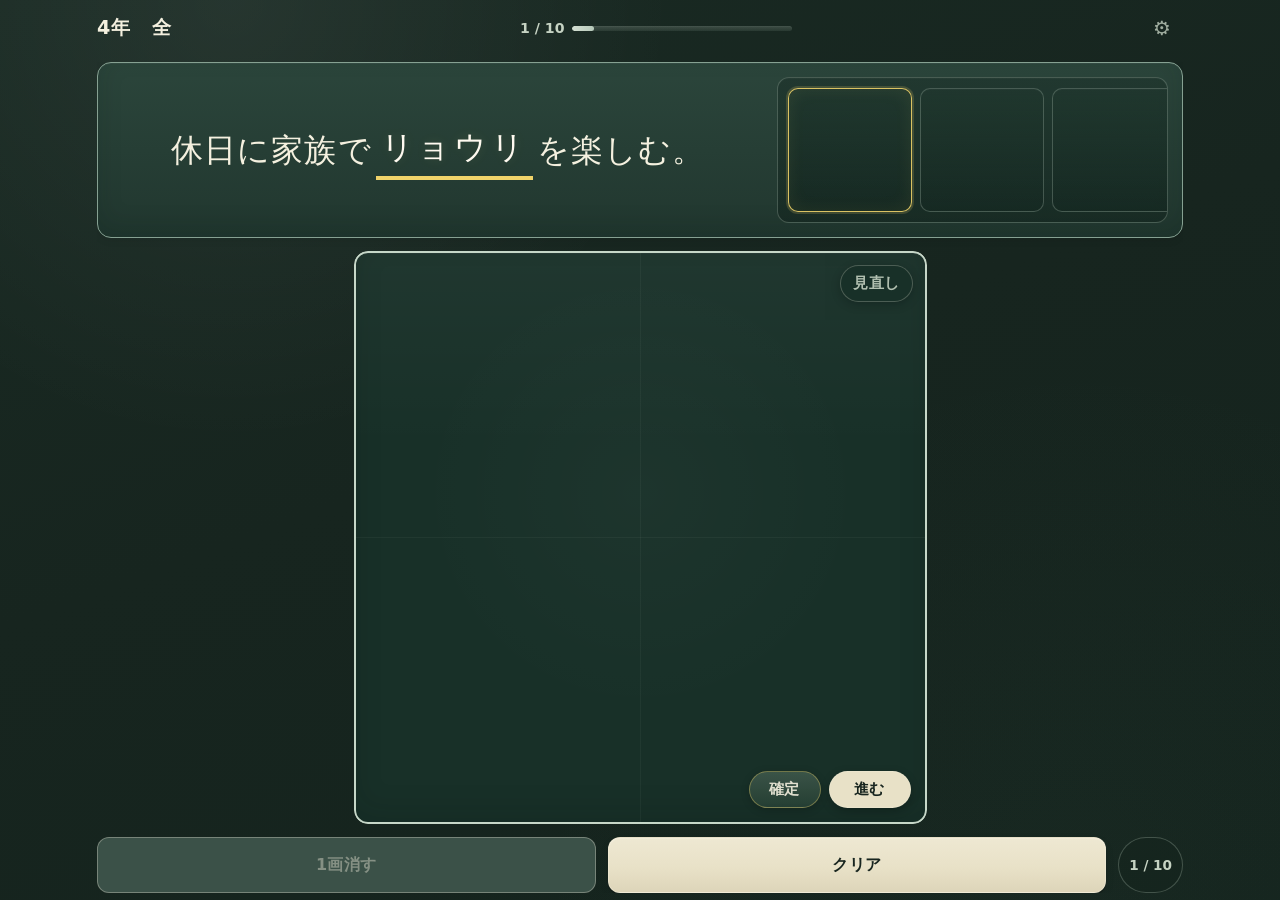
<file: index.html>
<!doctype html>
<html lang="ja">
<head>
  <meta charset="utf-8" />
  <meta name="viewport" content="width=device-width, initial-scale=1" />
  <meta name="theme-color" content="#17251f" />
  <title>4年　全</title>
  <meta http-equiv="refresh" content="0; url=kanji_sample.html" />
  <script>
    location.replace("kanji_sample.html" + location.search + location.hash);
  </script>
</head>
<body>
  <p><a href="kanji_sample.html">クイズを開く</a></p>
</body>
</html>
</file>
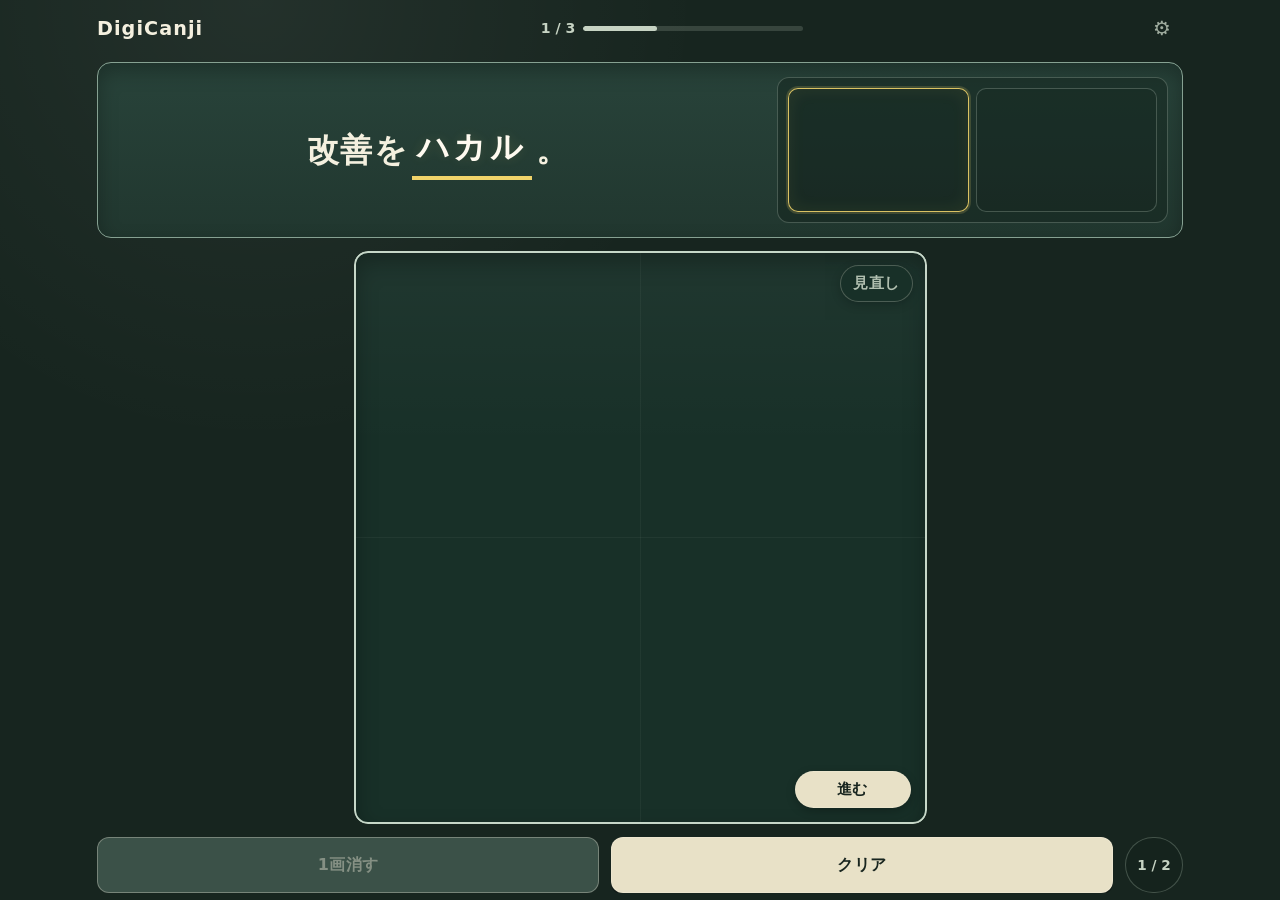
<file: source/index.html>
<!doctype html>
<html lang="ja">
  <head>
    <meta charset="utf-8" />
    <meta
      name="viewport"
      content="width=device-width, initial-scale=1, maximum-scale=1, user-scalable=no, viewport-fit=cover"
    />
    <meta name="theme-color" content="#17251f" />
    <title>DigiCanji</title>
    <link rel="stylesheet" href="./styles.css" />
    <script id="digicanji-quiz-data" type="application/json">
{
  "quizId": "digicanji-demo-v1",
  "title": "DigiCanji",
  "questions": [
    {"front":"改善を","prompt":"ハカル","back":"。","answer":"図る","explanation":"しようと考えること"},
    {"front":"","prompt":"アツイ","back":"本を読む。","answer":"厚い","explanation":"物を横から見たときの幅がある"},
    {"front":"選手の","prompt":"コウタイ","back":"を知らせる。","answer":"交代","explanation":"人の役割などを入れ替えること"}
  ]
}
    </script>
    <script src="./stroke-counts.js" defer></script>
    <script src="./app.js" defer></script>
  </head>
  <body>
    <main id="app" class="app" data-layout="horizontal" data-handedness="right" aria-labelledby="app-title">
      <header class="app-header">
        <h1 id="app-title" class="app-title">DigiCanji</h1>
        <div class="progress-wrap" aria-live="polite">
          <span id="progress-text" class="progress-text">1 / 1</span>
          <span class="progress-track" aria-hidden="true"><span id="progress-bar" class="progress-bar"></span></span>
        </div>
        <button id="settings-button" class="icon-button settings-button" type="button" aria-label="設定を開く" title="設定">⚙</button>
      </header>

      <div id="screen-shell" class="screen-shell">
        <section id="learning-screen" class="learning-screen">
        <section class="question-answer-panel" aria-label="問題文と認識結果">
          <p id="question-text" class="question-text" aria-live="polite"></p>
          <output id="recognized-text" class="result-box" aria-live="polite"></output>
        </section>

        <section class="pad-stage" aria-label="手書き入力">
          <canvas id="handwriting-pad" aria-label="手書き入力パッド"></canvas>

          <div class="review-control">
            <button id="review-button" class="pad-overlay-button review-button" type="button" aria-expanded="false" aria-controls="review-menu">
              見直し
            </button>
            <div id="review-menu" class="review-menu" hidden></div>
          </div>

          <button id="advance-button" class="pad-overlay-button advance-button" type="button">進む</button>
        </section>

        <nav class="actions" aria-label="操作盤">
          <button id="undo-button" class="action-button secondary-button" type="button" aria-keyshortcuts="Z" disabled>1画消す</button>
          <button id="clear-button" class="action-button primary-button" type="button">クリア</button>
          <div id="slot-position" class="slot-position" aria-live="polite" aria-label="現在の文字枠">1 / 1</div>
        </nav>
      </section>

      <section id="result-screen" class="result-screen" hidden aria-labelledby="result-title">
        <header class="result-header">
          <p class="result-kicker">今回の結果</p>
          <h2 id="result-title" class="result-title">答え合わせ</h2>
        </header>
        <ol id="result-list" class="result-list"></ol>
        <div id="score-summary" class="score-summary" aria-live="polite"></div>
        <button id="retry-button" class="retry-button" type="button" hidden>もっと</button>
      </section>
      </div>
    </main>

    <div id="settings-overlay" class="overlay" hidden>
      <section class="settings-dialog dialog-card" role="dialog" aria-modal="true" aria-labelledby="settings-title">
        <header class="dialog-header">
          <h2 id="settings-title">設定</h2>
          <button id="settings-close-button" class="dialog-close" type="button" aria-label="設定を閉じる">×</button>
        </header>

        <div class="settings-group">
          <label class="settings-label" for="layout-select">画面レイアウト</label>
          <select id="layout-select" class="settings-select">
            <option value="horizontal">横書き</option>
            <option value="vertical-wide">縦書き・ワイド</option>
            <option value="vertical-portable">縦書き・ポータブル</option>
          </select>
          <p class="settings-note">ポータブルはスマートフォンを横に持って使えるよう、画面全体を90度回転して表示します。</p>
        </div>

        <div class="settings-group">
          <span class="settings-label">利き手</span>
          <div class="segmented-control" role="radiogroup" aria-label="利き手">
            <label><input type="radio" name="handedness" value="right" checked />右利き</label>
            <label><input type="radio" name="handedness" value="left" />左利き</label>
          </div>
        </div>

        <div class="settings-group danger-zone">
          <button id="clear-stats-button" class="text-button" type="button">学習記録を消去</button>
        </div>
      </section>
    </div>

    <div id="explanation-overlay" class="overlay" hidden>
      <section class="explanation-dialog dialog-card" role="dialog" aria-modal="true" aria-labelledby="explanation-title">
        <p class="explanation-kicker">解説</p>
        <h2 id="explanation-title" class="explanation-answer"></h2>
        <p id="explanation-text" class="explanation-text"></p>
        <div class="explanation-actions">
          <button id="trace-now-button" class="explanation-action primary-button" type="button">いま書く</button>
          <button id="explanation-close-button" class="explanation-action secondary-button" type="button">閉じる</button>
        </div>
      </section>
    </div>

    <div id="trace-overlay" class="overlay trace-overlay" hidden data-layout="horizontal" data-handedness="right" data-portable-rotated="false">
      <section id="trace-dialog" class="trace-dialog" role="dialog" aria-modal="true" aria-labelledby="trace-title">
        <h2 id="trace-title" class="visually-hidden">なぞり書き</h2>
        <div id="trace-surface" class="trace-surface">
          <section class="trace-question-answer-panel" aria-label="問題文とフリー認識枠">
            <p id="trace-question-text" class="trace-question-text"></p>
            <output class="trace-result-box" aria-label="フリー認識枠"><span class="trace-free-label">フリー</span></output>
          </section>

          <section id="trace-pad-stage" class="trace-pad-stage" aria-label="なぞり書きパッド">
            <canvas id="trace-pad" aria-label="模範解答をなぞる手書きパッド"></canvas>
            <button id="trace-ok-button" class="trace-ok-button" type="button">OK</button>
          </section>

          <nav class="trace-actions" aria-label="なぞり書き操作盤">
            <button id="trace-undo-button" class="action-button secondary-button" type="button" disabled>1画消す</button>
            <button id="trace-clear-button" class="action-button primary-button" type="button">クリア</button>
          </nav>
        </div>
      </section>
    </div>

    <noscript>このアプリの利用にはJavaScriptが必要です。</noscript>
  </body>
</html>
</file>
<file: source/styles.css>
:root {
  color-scheme: dark;
  --bg: #17251f;
  --panel: #21372f;
  --panel-strong: #183028;
  --panel-soft: #29483c;
  --ink: #f4f0df;
  --muted: #c6d3c3;
  --line: #86a192;
  --line-soft: rgba(198, 215, 200, 0.26);
  --line-strong: #c6d7c8;
  --focus: #f0d36a;
  --accent: #f0d36a;
  --button: #e8e1c7;
  --button-ink: #18251f;
  --button-secondary: #2b463b;
  --button-secondary-ink: #f4f0df;
  --button-disabled: #3b5148;
  --correct: #b8e4be;
  --incorrect: #efb1aa;
  --shadow: rgba(0, 0, 0, 0.28);
  --radius: clamp(9px, 1.6vw, 14px);
}

* {
  box-sizing: border-box;
  -webkit-tap-highlight-color: transparent;
}

html,
body {
  width: 100%;
  height: 100%;
  min-height: 100%;
  overflow: hidden;
  overscroll-behavior: none;
}

html {
  touch-action: manipulation;
  -webkit-text-size-adjust: 100%;
}

body {
  margin: 0;
  min-width: 0;
  background:
    radial-gradient(circle at 20% 0%, rgba(255, 255, 255, 0.055), transparent 28rem),
    var(--bg);
  color: var(--ink);
  font-family:
    "BIZ UDPGothic",
    "Yu Gothic UI",
    "Meiryo",
    system-ui,
    -apple-system,
    BlinkMacSystemFont,
    "Segoe UI",
    sans-serif;
  user-select: none;
  -webkit-user-select: none;
  -webkit-touch-callout: none;
}

button,
canvas,
output,
select,
textarea,
input {
  font: inherit;
}

button,
select,
input[type="file"] {
  touch-action: manipulation;
}

button {
  color: inherit;
}

[hidden] {
  display: none !important;
}

.app {
  width: min(100vw, 1100px);
  height: 100vh;
  height: 100dvh;
  max-height: 100dvh;
  min-width: 0;
  margin: 0 auto;
  padding:
    max(7px, env(safe-area-inset-top))
    max(7px, env(safe-area-inset-right))
    max(7px, env(safe-area-inset-bottom))
    max(7px, env(safe-area-inset-left));
  display: grid;
  grid-template-rows: auto minmax(0, 1fr);
  gap: clamp(7px, 1.3vw, 13px);
  overflow: hidden;
}

.app-header {
  min-width: 0;
  display: grid;
  grid-template-columns: auto minmax(100px, 1fr) auto;
  align-items: center;
  gap: clamp(8px, 1.5vw, 16px);
}

.app-title {
  margin: 0;
  color: var(--ink);
  font-size: clamp(0.95rem, 2vw, 1.2rem);
  font-weight: 850;
  letter-spacing: 0.055em;
}

.progress-wrap {
  min-width: 0;
  display: grid;
  grid-template-columns: auto minmax(60px, 220px);
  justify-content: center;
  align-items: center;
  gap: 8px;
}

.progress-text {
  color: var(--muted);
  font-size: clamp(0.72rem, 1.8vw, 0.88rem);
  font-weight: 800;
  white-space: nowrap;
}

.progress-track {
  height: 5px;
  overflow: hidden;
  border-radius: 999px;
  background: rgba(198, 215, 200, 0.18);
}

.progress-bar {
  width: 0;
  height: 100%;
  display: block;
  border-radius: inherit;
  background: var(--muted);
  transition: width 180ms ease;
}

.icon-button {
  width: clamp(34px, 5vw, 42px);
  height: clamp(34px, 5vw, 42px);
  padding: 0;
  display: grid;
  place-items: center;
  border: 1px solid transparent;
  border-radius: 50%;
  background: transparent;
  color: var(--muted);
  font-size: clamp(1rem, 2.8vw, 1.25rem);
  cursor: pointer;
  opacity: 0.78;
  transition: background 130ms ease, border-color 130ms ease, opacity 130ms ease, transform 130ms ease;
}

.icon-button:hover,
.icon-button:focus-visible {
  border-color: var(--line-soft);
  background: rgba(198, 215, 200, 0.08);
  opacity: 1;
  transform: rotate(12deg);
}

.screen-shell {
  position: relative;
  min-width: 0;
  min-height: 0;
  overflow: hidden;
}

.learning-screen {
  width: 100%;
  height: 100%;
  min-width: 0;
  min-height: 0;
  display: grid;
  grid-template-rows: auto minmax(0, 1fr) auto;
  gap: clamp(7px, 1.3vw, 13px);
}

.question-answer-panel,
.pad-stage,
.actions {
  min-width: 0;
  min-height: 0;
}

.question-answer-panel {
  height: clamp(102px, 20dvh, 176px);
  padding: clamp(8px, 1.6vw, 14px);
  display: grid;
  grid-template-columns: minmax(0, 1.25fr) minmax(150px, 0.75fr);
  align-items: stretch;
  gap: clamp(7px, 1.3vw, 12px);
  overflow: hidden;
  border: 1.5px solid var(--line);
  border-radius: var(--radius);
  background: linear-gradient(180deg, #28433a, var(--panel));
  box-shadow: 0 8px 20px var(--shadow) inset;
}

.question-text {
  min-width: 0;
  min-height: 0;
  margin: 0;
  padding: 0 clamp(3px, 0.8vw, 8px);
  display: flex;
  align-items: center;
  justify-content: center;
  flex-wrap: wrap;
  align-content: center;
  overflow: hidden;
  color: var(--ink);
  font-size: clamp(1.12rem, 4.1vmin, 2rem);
  font-weight: 700;
  line-height: 1.65;
  letter-spacing: 0.035em;
  text-align: center;
}

.question-part {
  white-space: pre-wrap;
}

.question-prompt {
  position: relative;
  margin: 0 0.12em;
  padding: 0.03em 0.16em 0.08em;
  border-bottom: 0.13em solid var(--accent);
  color: #fffaf0;
  font-family: "BIZ UDPMincho", "Yu Mincho", "Hiragino Mincho ProN", serif;
  font-weight: 900;
  letter-spacing: 0.12em;
  text-shadow: 0 0 12px rgba(240, 211, 106, 0.14);
}

.result-box {
  position: relative;
  min-width: 0;
  min-height: 0;
  padding: clamp(6px, 1.1vw, 10px);
  display: grid;
  place-items: center;
  overflow: hidden;
  border: 1px solid var(--line-soft);
  border-radius: calc(var(--radius) - 2px);
  background: rgba(18, 34, 28, 0.45);
}

.slot-grid {
  --slot-count: 1;
  width: 100%;
  height: 100%;
  display: grid;
  grid-template-columns: repeat(var(--slot-count), minmax(0, 1fr));
  gap: clamp(3px, 0.7vw, 7px);
}

.character-slot {
  position: relative;
  min-width: 0;
  min-height: 0;
  display: grid;
  place-items: center;
  overflow: hidden;
  border: 1px solid var(--line-soft);
  border-radius: clamp(6px, 1vw, 10px);
  background: rgba(18, 34, 28, 0.22);
  color: var(--ink);
  font-size: clamp(1.45rem, 8vmin, 4.4rem);
  font-weight: 850;
  line-height: 1;
}

.result-box[data-mode="free"] .slot-grid {
  grid-template-columns: minmax(0, 1fr);
}

.character-slot.is-free-slot {
  padding: 0.2em 0.45em;
  font-size: clamp(1.1rem, 5.5vmin, 3rem);
  letter-spacing: 0.08em;
  overflow-wrap: anywhere;
}

.free-slot-label {
  color: var(--muted);
  font-size: clamp(0.68rem, 1.8vmin, 0.88rem);
  font-weight: 800;
  letter-spacing: 0.12em;
  opacity: 0.72;
}

.character-slot.is-active {
  border-color: rgba(240, 211, 106, 0.9);
  box-shadow:
    0 0 0 2px rgba(240, 211, 106, 0.17),
    0 0 18px rgba(240, 211, 106, 0.08) inset;
}

.slot-message {
  padding: 0 0.2em;
  color: var(--muted);
  font-size: clamp(0.58rem, 1.8vmin, 0.82rem);
  font-weight: 800;
  line-height: 1.2;
  text-align: center;
}

.character-slot[data-busy="true"]::after {
  content: "認識中";
  position: absolute;
  top: clamp(3px, 0.7vw, 7px);
  right: clamp(4px, 0.8vw, 8px);
  z-index: 2;
  padding: 3px 6px;
  border: 1px solid rgba(244, 240, 223, 0.22);
  border-radius: 999px;
  background: rgba(18, 34, 28, 0.8);
  color: var(--muted);
  font-size: clamp(0.5rem, 1.4vmin, 0.68rem);
  font-weight: 750;
  line-height: 1;
}

.pad-stage {
  position: relative;
  display: grid;
  place-items: stretch;
  overflow: hidden;
  border-radius: var(--radius);
}

#handwriting-pad {
  width: 100%;
  height: 100%;
  min-height: 0;
  display: block;
  border: 2px solid var(--line-strong);
  border-radius: var(--radius);
  background:
    linear-gradient(180deg, rgba(255, 255, 255, 0.035), transparent 34%),
    linear-gradient(90deg, transparent 49.85%, rgba(198, 215, 200, 0.055) 50%, transparent 50.15%),
    linear-gradient(transparent 49.85%, rgba(198, 215, 200, 0.055) 50%, transparent 50.15%),
    var(--panel-strong);
  box-shadow:
    0 0 0 1px rgba(0, 0, 0, 0.18),
    0 10px 22px var(--shadow) inset;
  cursor: crosshair;
  touch-action: none;
  user-select: none;
  -webkit-user-select: none;
  -webkit-touch-callout: none;
}

.review-control {
  position: absolute;
  top: clamp(8px, 1.4vw, 14px);
  right: clamp(8px, 1.4vw, 14px);
  z-index: 5;
}

.pad-overlay-button {
  min-width: 64px;
  min-height: 36px;
  padding: 7px 12px;
  border: 1px solid rgba(244, 240, 223, 0.27);
  border-radius: 999px;
  box-shadow: 0 3px 10px rgba(0, 0, 0, 0.24);
  font-size: clamp(0.78rem, 1.8vw, 0.95rem);
  font-weight: 850;
  letter-spacing: 0.03em;
  cursor: pointer;
}

.review-button {
  background: rgba(25, 48, 40, 0.88);
  color: var(--muted);
  opacity: 0.88;
}

.review-button:hover,
.review-button:focus-visible {
  color: var(--ink);
  opacity: 1;
}

.advance-button {
  position: absolute;
  right: clamp(9px, 1.5vw, 16px);
  bottom: clamp(9px, 1.5vw, 16px);
  z-index: 4;
  min-width: clamp(78px, 13vw, 116px);
  background: var(--button);
  color: var(--button-ink);
}

.advance-button.is-final-answer {
  border: 2px solid rgba(255, 250, 224, 0.96);
  background: var(--accent);
  color: #15221c;
  font-size: clamp(0.9rem, 2vw, 1.08rem);
  font-weight: 950;
  box-shadow:
    0 0 0 3px rgba(240, 211, 106, 0.18),
    0 0 22px rgba(240, 211, 106, 0.28),
    0 3px 10px rgba(0, 0, 0, 0.28);
  animation: final-answer-in 360ms ease-out both;
}

@keyframes final-answer-in {
  from {
    transform: scale(0.93);
    filter: brightness(1.18);
  }
  to {
    transform: scale(1);
    filter: brightness(1);
  }
}

.review-menu {
  position: absolute;
  top: calc(100% + 7px);
  right: 0;
  width: min(210px, 58vw);
  max-height: min(52dvh, 310px);
  padding: 6px;
  display: grid;
  gap: 4px;
  overflow: auto;
  border: 1px solid var(--line);
  border-radius: 12px;
  background: rgba(24, 48, 40, 0.98);
  box-shadow: 0 12px 28px rgba(0, 0, 0, 0.34);
}

.review-item {
  width: 100%;
  min-height: 38px;
  padding: 7px 9px;
  display: grid;
  grid-template-columns: auto minmax(0, 1fr) auto;
  align-items: center;
  gap: 8px;
  border: 1px solid transparent;
  border-radius: 8px;
  background: transparent;
  color: var(--ink);
  text-align: left;
  cursor: pointer;
}

.review-item:hover,
.review-item:focus-visible,
.review-item.is-current {
  border-color: var(--line-soft);
  background: rgba(198, 215, 200, 0.08);
}

.review-number,
.review-status {
  color: var(--muted);
  font-size: 0.78rem;
  font-weight: 850;
}

.review-preview {
  overflow: hidden;
  font-size: 0.82rem;
  font-weight: 700;
  text-overflow: ellipsis;
  white-space: nowrap;
}

.actions {
  display: grid;
  grid-template-columns: minmax(0, 1fr) minmax(0, 1fr) auto;
  gap: clamp(6px, 1.2vw, 12px);
  align-items: stretch;
}

.action-button,
.settings-action,
.retry-button {
  min-height: clamp(42px, 7dvh, 56px);
  border: 1.5px solid rgba(244, 240, 223, 0.32);
  border-radius: 12px;
  font-size: clamp(0.88rem, 2vw, 1rem);
  font-weight: 850;
  letter-spacing: 0.025em;
  cursor: pointer;
  box-shadow: 0 2px 0 rgba(0, 0, 0, 0.28);
}

.primary-button {
  background: var(--button);
  color: var(--button-ink);
}

.secondary-button {
  background: var(--button-secondary);
  color: var(--button-secondary-ink);
}

.slot-nav-button {
  font-size: clamp(1.05rem, 3vw, 1.35rem);
}

.slot-position {
  min-width: 58px;
  padding: 0 10px;
  display: grid;
  place-items: center;
  border: 1px solid var(--line-soft);
  border-radius: 999px;
  background: rgba(18, 34, 28, 0.28);
  color: var(--muted);
  font-size: clamp(0.72rem, 1.7vw, 0.85rem);
  font-weight: 850;
  white-space: nowrap;
}

button:active:not(:disabled) {
  transform: translateY(1px);
  box-shadow: 0 1px 0 rgba(0, 0, 0, 0.28);
}

button:disabled {
  background: var(--button-disabled);
  color: rgba(244, 240, 223, 0.4);
  cursor: not-allowed;
  box-shadow: none;
}

button:focus-visible,
select:focus-visible,
textarea:focus-visible,
input:focus-visible,
#handwriting-pad:focus-visible,
.result-row:focus-visible {
  outline: 3px solid var(--focus);
  outline-offset: 3px;
}


.app[data-layout="horizontal"][data-handedness="left"] .review-control {
  right: auto;
  left: clamp(8px, 1.4vw, 14px);
}

.app[data-layout="horizontal"][data-handedness="left"] .review-menu {
  right: auto;
  left: 0;
}

.app[data-layout="horizontal"][data-handedness="left"] .advance-button {
  right: auto;
  left: clamp(9px, 1.5vw, 16px);
}

/* 縦書きワイド／ポータブルの論理レイアウト */
.app[data-layout="vertical-wide"],
.app[data-layout="vertical-portable"] {
  width: 100vw;
}

.app[data-layout="vertical-wide"] .learning-screen,
.app[data-layout="vertical-portable"] .learning-screen {
  grid-template-rows: minmax(0, 1fr);
  grid-template-columns: minmax(210px, 0.92fr) minmax(280px, 1.42fr) minmax(108px, 0.5fr);
  grid-template-areas: "question pad actions";
}

.app[data-layout="vertical-wide"][data-handedness="left"] .learning-screen,
.app[data-layout="vertical-portable"][data-handedness="left"] .learning-screen {
  grid-template-columns: minmax(108px, 0.5fr) minmax(280px, 1.42fr) minmax(210px, 0.92fr);
  grid-template-areas: "actions pad question";
}

.app[data-layout="vertical-wide"] .question-answer-panel,
.app[data-layout="vertical-portable"] .question-answer-panel {
  grid-area: question;
  height: auto;
  grid-template-columns: minmax(82px, 0.42fr) minmax(0, 1fr);
  grid-template-rows: minmax(0, 1fr);
  grid-template-areas: "answer questionText";
}

.app[data-layout="vertical-wide"][data-handedness="left"] .question-answer-panel,
.app[data-layout="vertical-portable"][data-handedness="left"] .question-answer-panel {
  grid-template-columns: minmax(0, 1fr) minmax(82px, 0.42fr);
  grid-template-areas: "questionText answer";
}

.app[data-layout="vertical-wide"] .question-text,
.app[data-layout="vertical-portable"] .question-text {
  grid-area: questionText;
  display: block;
  writing-mode: vertical-rl;
  text-orientation: upright;
  white-space: nowrap;
  word-break: keep-all;
  line-break: strict;
  place-self: center;
  max-width: 100%;
  max-height: 100%;
  font-size: clamp(1rem, 3vmin, 1.66rem);
  line-height: 1.72;
}

.app[data-layout="vertical-wide"] .question-part,
.app[data-layout="vertical-portable"] .question-part {
  white-space: nowrap;
}

.app[data-layout="vertical-wide"] .question-prompt,
.app[data-layout="vertical-portable"] .question-prompt {
  margin: 0.12em 0;
  padding: 0.14em 0.07em;
  border-bottom: 0;
  border-right: 0.13em solid var(--accent);
}

.app[data-layout="vertical-wide"] .result-box,
.app[data-layout="vertical-portable"] .result-box {
  grid-area: answer;
  min-width: 76px;
  min-height: 0;
}

.app[data-layout="vertical-wide"] .slot-grid,
.app[data-layout="vertical-portable"] .slot-grid {
  grid-template-columns: minmax(0, 1fr);
  grid-template-rows: repeat(var(--slot-count), minmax(0, 1fr));
}

.app[data-layout="vertical-wide"] .character-slot,
.app[data-layout="vertical-portable"] .character-slot {
  font-size: clamp(1.4rem, 5.6vmin, 4rem);
}

.app[data-layout="vertical-wide"] .pad-stage,
.app[data-layout="vertical-portable"] .pad-stage {
  grid-area: pad;
}

.app[data-layout="vertical-wide"] .actions,
.app[data-layout="vertical-portable"] .actions {
  grid-area: actions;
  grid-template-columns: minmax(0, 1fr);
  grid-template-rows: repeat(2, minmax(0, 1fr)) auto;
  align-content: stretch;
}

.app[data-layout="vertical-wide"] .action-button,
.app[data-layout="vertical-portable"] .action-button,
.app[data-layout="vertical-wide"] .pad-overlay-button,
.app[data-layout="vertical-portable"] .pad-overlay-button {
  writing-mode: vertical-rl;
  text-orientation: upright;
  letter-spacing: 0.08em;
}

.app[data-layout="vertical-wide"] .slot-position,
.app[data-layout="vertical-portable"] .slot-position {
  min-width: 0;
  min-height: 52px;
  padding: 8px 4px;
  writing-mode: vertical-rl;
  text-orientation: mixed;
}

/* 右利き：進むは左下、見直しは右下。 */
.app[data-layout="vertical-wide"] .review-control,
.app[data-layout="vertical-portable"] .review-control {
  top: auto;
  right: clamp(9px, 1.5vw, 16px);
  bottom: clamp(9px, 1.5vw, 16px);
  left: auto;
}

.app[data-layout="vertical-wide"] .advance-button,
.app[data-layout="vertical-portable"] .advance-button {
  right: auto;
  left: clamp(9px, 1.5vw, 16px);
  bottom: clamp(9px, 1.5vw, 16px);
}

/* 左利きでは左右を反転。 */
.app[data-layout="vertical-wide"][data-handedness="left"] .review-control,
.app[data-layout="vertical-portable"][data-handedness="left"] .review-control {
  right: auto;
  left: clamp(9px, 1.5vw, 16px);
}

.app[data-layout="vertical-wide"][data-handedness="left"] .advance-button,
.app[data-layout="vertical-portable"][data-handedness="left"] .advance-button {
  right: clamp(9px, 1.5vw, 16px);
  left: auto;
}

.app[data-layout="vertical-wide"] .review-menu,
.app[data-layout="vertical-portable"] .review-menu {
  top: auto;
  right: 0;
  bottom: calc(100% + 7px);
  width: min(68vw, calc(var(--review-count, 10) * 58px + 14px));
  height: min(48dvh, 320px);
  max-height: none;
  display: flex;
  flex-direction: row-reverse;
  align-items: stretch;
  overflow-x: auto;
  overflow-y: hidden;
}

.app[data-layout="vertical-wide"][data-handedness="left"] .review-menu,
.app[data-layout="vertical-portable"][data-handedness="left"] .review-menu {
  right: auto;
  left: 0;
  flex-direction: row;
}

.app[data-layout="vertical-wide"] .review-item,
.app[data-layout="vertical-portable"] .review-item {
  flex: 0 0 clamp(62px, 7vw, 88px);
  width: auto;
  min-width: 62px;
  min-height: 0;
  height: 100%;
  padding: 9px 7px;
  display: grid;
  grid-template-columns: minmax(0, 1fr);
  grid-template-rows: auto minmax(0, 1fr) auto;
  justify-items: center;
  align-items: center;
  writing-mode: horizontal-tb;
  text-orientation: mixed;
  text-align: center;
}

.app[data-layout="vertical-wide"] .review-number,
.app[data-layout="vertical-portable"] .review-number,
.app[data-layout="vertical-wide"] .review-status,
.app[data-layout="vertical-portable"] .review-status {
  writing-mode: horizontal-tb;
  text-orientation: mixed;
  white-space: nowrap;
}

.app[data-layout="vertical-wide"] .review-number,
.app[data-layout="vertical-portable"] .review-number {
  margin-bottom: 8px;
  padding-bottom: 5px;
  border-bottom: 1px solid var(--line-soft);
}

.app[data-layout="vertical-wide"] .review-status,
.app[data-layout="vertical-portable"] .review-status {
  margin-top: 8px;
  padding-top: 5px;
  border-top: 1px solid var(--line-soft);
  font-size: 0.7rem;
}

.app[data-layout="vertical-wide"] .review-preview,
.app[data-layout="vertical-portable"] .review-preview {
  min-width: 0;
  min-height: 0;
  max-width: 100%;
  max-height: 100%;
  overflow: hidden;
  writing-mode: vertical-rl;
  text-orientation: upright;
  white-space: normal;
  word-break: keep-all;
  line-break: strict;
  text-overflow: clip;
  line-height: 1.45;
}

/* ポータブルは論理上のワイド画面全体を回転する。 */
.app[data-layout="vertical-portable"][data-portable-rotated="true"] .learning-screen,
.app[data-layout="vertical-portable"][data-portable-rotated="true"] .result-screen {
  position: absolute;
  top: 50%;
  left: 50%;
  transform: translate(-50%, -50%) rotate(90deg);
  transform-origin: center center;
}


.app[data-layout="vertical-wide"] .character-slot.is-free-slot,
.app[data-layout="vertical-portable"] .character-slot.is-free-slot {
  writing-mode: vertical-rl;
  text-orientation: upright;
  letter-spacing: 0.12em;
}

/* 結果 */
.result-screen {
  min-width: 0;
  min-height: 0;
  height: 100%;
  display: grid;
  grid-template-rows: auto minmax(0, 1fr) auto auto;
  gap: clamp(8px, 1.5vw, 15px);
  overflow: hidden;
}

.result-header {
  text-align: center;
}

.result-kicker,
.explanation-kicker {
  margin: 0 0 3px;
  color: var(--muted);
  font-size: clamp(0.7rem, 1.8vw, 0.86rem);
  font-weight: 850;
  letter-spacing: 0.08em;
}

.result-title {
  margin: 0;
  font-size: clamp(1.4rem, 4vw, 2.3rem);
}

.result-list {
  min-height: 0;
  margin: 0;
  padding: 2px clamp(2px, 1vw, 8px) 12px;
  display: grid;
  align-content: start;
  gap: 7px;
  overflow: auto;
  list-style: none;
  counter-reset: result-item;
}

.result-row {
  counter-increment: result-item;
  width: 100%;
  min-height: 50px;
  padding: clamp(9px, 1.4vw, 13px);
  display: grid;
  grid-template-columns: auto minmax(0, 1fr) auto;
  align-items: center;
  gap: clamp(8px, 1.5vw, 14px);
  border: 1px solid var(--line-soft);
  border-radius: 11px;
  background: linear-gradient(180deg, rgba(42, 70, 59, 0.8), rgba(31, 55, 46, 0.88));
  color: var(--ink);
  text-align: left;
  cursor: pointer;
  opacity: 0;
  transform: translateY(8px);
  transition: opacity 220ms ease, transform 220ms ease, border-color 130ms ease, background 130ms ease;
}

.result-row.is-visible {
  opacity: 1;
  transform: translateY(0);
}

.result-row:hover,
.result-row:focus-visible {
  border-color: var(--line);
  background: linear-gradient(180deg, rgba(49, 82, 68, 0.9), rgba(34, 62, 51, 0.96));
}

.result-row::before {
  content: counter(result-item);
  color: var(--muted);
  font-size: 0.8rem;
  font-weight: 850;
}

.result-sentence {
  min-width: 0;
  font-size: clamp(0.92rem, 2.4vw, 1.18rem);
  font-weight: 750;
  line-height: 1.55;
}

.result-answer-part {
  min-width: 2.8em;
  margin: 0 0.1em;
  padding: 0.02em 0.16em 0.08em;
  border-bottom: 3px solid var(--accent);
  border-radius: 4px 4px 0 0;
  background: rgba(240, 211, 106, 0.12);
  color: #fffdf3;
  font-size: 1.1em;
  font-weight: 950;
  text-shadow: 0 0 12px rgba(240, 211, 106, 0.12);
}

.result-answer-part.is-unanswered {
  display: inline-block;
  background: transparent;
  color: transparent;
}

.result-judgement {
  width: clamp(30px, 5vw, 42px);
  height: clamp(30px, 5vw, 42px);
  display: grid;
  place-items: center;
  border-radius: 50%;
  font-family: "Yu Mincho", serif;
  font-size: clamp(1.3rem, 4vw, 2rem);
  font-weight: 900;
  opacity: 0;
  transform: scale(0.45) rotate(-12deg);
}

.result-row.is-judged .result-judgement {
  animation: judgement-in 360ms cubic-bezier(0.2, 1.3, 0.4, 1) forwards;
}

.result-row.is-correct .result-judgement {
  color: var(--correct);
  border: 2px solid currentColor;
}

.result-row.is-incorrect .result-judgement {
  color: var(--incorrect);
}

@keyframes judgement-in {
  to {
    opacity: 1;
    transform: scale(1) rotate(0);
  }
}

.score-summary {
  min-height: 54px;
  display: flex;
  align-items: baseline;
  justify-content: center;
  gap: 0.45em;
  color: var(--muted);
  font-size: clamp(0.85rem, 2vw, 1rem);
  font-weight: 800;
  opacity: 0;
  transform: translateY(8px);
}

.score-summary.is-visible {
  animation: score-in 430ms ease forwards;
}

.score-number {
  color: var(--ink);
  font-size: clamp(2rem, 8vw, 4.6rem);
  font-weight: 950;
  line-height: 1;
  text-shadow: 0 0 24px rgba(240, 211, 106, 0.16);
}

.score-number.is-perfect {
  animation: perfect-pulse 700ms ease 1;
}

@keyframes score-in {
  to {
    opacity: 1;
    transform: translateY(0);
  }
}

@keyframes perfect-pulse {
  50% { transform: scale(1.14); }
}

.retry-button {
  width: min(320px, 80vw);
  justify-self: center;
  background: var(--button);
  color: var(--button-ink);
}


/* 縦書きモードの答え合わせ：1問目を右端に置く。 */
.app[data-layout="vertical-wide"] .result-list,
.app[data-layout="vertical-portable"] .result-list {
  display: flex;
  flex-direction: row-reverse;
  align-items: stretch;
  gap: clamp(6px, 0.9vw, 10px);
  overflow-x: auto;
  overflow-y: hidden;
  padding: 4px 4px 10px;
}

.app[data-layout="vertical-wide"] .result-row,
.app[data-layout="vertical-portable"] .result-row {
  flex: 0 0 clamp(78px, 8.8vw, 112px);
  width: auto;
  height: 100%;
  min-height: 0;
  padding: clamp(8px, 1vw, 12px);
  grid-template-columns: minmax(0, 1fr);
  grid-template-rows: auto minmax(0, 1fr) auto;
  justify-items: center;
  align-items: center;
  gap: 9px;
  text-align: center;
}

.app[data-layout="vertical-wide"] .result-row::before,
.app[data-layout="vertical-portable"] .result-row::before {
  min-width: 1.8em;
  padding-bottom: 5px;
  border-bottom: 1px solid var(--line-soft);
  writing-mode: horizontal-tb;
  text-orientation: mixed;
  text-align: center;
}

.app[data-layout="vertical-wide"] .result-sentence,
.app[data-layout="vertical-portable"] .result-sentence {
  min-width: 0;
  min-height: 0;
  max-width: 100%;
  max-height: 100%;
  overflow: hidden;
  writing-mode: vertical-rl;
  text-orientation: upright;
  white-space: normal;
  word-break: keep-all;
  line-break: strict;
  font-size: clamp(0.86rem, 2.2vmin, 1.08rem);
  line-height: 1.5;
}

.app[data-layout="vertical-wide"] .result-answer-part,
.app[data-layout="vertical-portable"] .result-answer-part {
  min-width: 0;
  min-height: 2.8em;
  margin: 0.1em 0;
  padding: 0.16em 0.04em 0.16em 0.1em;
  border-right: 3px solid var(--accent);
  border-bottom: 0;
  border-radius: 0 4px 4px 0;
}

.app[data-layout="vertical-wide"] .result-answer-part.is-unanswered,
.app[data-layout="vertical-portable"] .result-answer-part.is-unanswered {
  display: inline-block;
}

.app[data-layout="vertical-wide"] .result-judgement,
.app[data-layout="vertical-portable"] .result-judgement {
  width: clamp(28px, 4vw, 40px);
  height: clamp(28px, 4vw, 40px);
  margin-top: 2px;
}

/* オーバーレイ */
.overlay {
  position: fixed;
  inset: 0;
  z-index: 100;
  padding: max(14px, env(safe-area-inset-top)) max(14px, env(safe-area-inset-right)) max(14px, env(safe-area-inset-bottom)) max(14px, env(safe-area-inset-left));
  display: grid;
  place-items: center;
  overflow: auto;
  background: rgba(8, 17, 14, 0.74);
  backdrop-filter: blur(5px);
}

.dialog-card {
  width: min(640px, 96vw);
  max-height: min(88dvh, 760px);
  overflow: auto;
  border: 1px solid var(--line);
  border-radius: 16px;
  background: linear-gradient(180deg, #29473c, #1f372e);
  box-shadow: 0 20px 60px rgba(0, 0, 0, 0.44);
}

.settings-dialog {
  padding: clamp(15px, 3vw, 26px);
}

.dialog-header {
  display: flex;
  align-items: center;
  justify-content: space-between;
  gap: 12px;
}

.dialog-header h2 {
  margin: 0;
  font-size: clamp(1.25rem, 3vw, 1.7rem);
}

.dialog-close {
  width: 38px;
  height: 38px;
  padding: 0;
  display: grid;
  place-items: center;
  border: 1px solid var(--line-soft);
  border-radius: 50%;
  background: transparent;
  color: var(--muted);
  font-size: 1.35rem;
  cursor: pointer;
}

.settings-group {
  margin-top: 18px;
  padding-top: 16px;
  border-top: 1px solid var(--line-soft);
}

.settings-label {
  display: block;
  margin-bottom: 7px;
  color: var(--ink);
  font-size: 0.91rem;
  font-weight: 850;
}

.sub-label {
  margin-top: 12px;
  color: var(--muted);
  font-size: 0.8rem;
}

.settings-select {
  width: 100%;
  border: 1px solid var(--line);
  border-radius: 9px;
  background: rgba(15, 31, 25, 0.78);
  color: var(--ink);
}

.settings-select {
  min-height: 43px;
  padding: 8px 10px;
}


.settings-note {
  margin: 7px 0 0;
  color: var(--muted);
  font-size: 0.76rem;
  line-height: 1.5;
}

.segmented-control {
  display: grid;
  grid-template-columns: repeat(2, minmax(0, 1fr));
  gap: 7px;
}

.segmented-control label {
  min-height: 42px;
  display: flex;
  align-items: center;
  justify-content: center;
  gap: 7px;
  border: 1px solid var(--line-soft);
  border-radius: 9px;
  background: rgba(15, 31, 25, 0.48);
  cursor: pointer;
}


.danger-zone {
  text-align: right;
}

.text-button {
  border: 0;
  background: transparent;
  color: var(--incorrect);
  font-size: 0.8rem;
  text-decoration: underline;
  cursor: pointer;
}

.explanation-dialog {
  padding: clamp(22px, 5vw, 42px);
  cursor: pointer;
}

.explanation-answer {
  margin: 0 0 16px;
  padding-bottom: 10px;
  border-bottom: 2px solid var(--accent);
  font-size: clamp(1.35rem, 4vw, 2.2rem);
}

.explanation-text {
  margin: 0;
  font-size: clamp(1rem, 2.5vw, 1.25rem);
  line-height: 1.8;
  user-select: text;
  -webkit-user-select: text;
}

.explanation-close-hint {
  margin: 24px 0 0;
  color: var(--muted);
  font-size: 0.74rem;
  text-align: center;
}

.visually-hidden {
  position: absolute;
  width: 1px;
  height: 1px;
  padding: 0;
  margin: -1px;
  overflow: hidden;
  clip: rect(0, 0, 0, 0);
  white-space: nowrap;
  border: 0;
}

@media (max-width: 620px) {
  .app {
    gap: 6px;
  }

  .app-title {
    font-size: 0.9rem;
  }

  .progress-wrap {
    grid-template-columns: auto minmax(54px, 120px);
  }

  .question-answer-panel {
    height: clamp(94px, 19dvh, 132px);
    grid-template-columns: minmax(0, 1.15fr) minmax(118px, 0.85fr);
    padding: 6px;
    gap: 6px;
  }

  .question-text {
    font-size: clamp(0.96rem, 4.5vmin, 1.25rem);
    line-height: 1.52;
  }

  .character-slot {
    font-size: clamp(1.25rem, 8vmin, 3rem);
  }

  .actions {
    grid-template-columns: minmax(0, 1fr) minmax(0, 1fr) auto;
    gap: 5px;
  }

  .action-button {
    min-height: 42px;
  }
}

@media (max-height: 520px) and (orientation: landscape) {
  .app {
    gap: 5px;
    padding: 5px max(5px, env(safe-area-inset-right)) 5px max(5px, env(safe-area-inset-left));
  }

  .app-header {
    min-height: 30px;
  }

  .learning-screen {
    gap: 5px;
  }

  .question-answer-panel {
    height: 76px;
    padding: 5px;
  }

  .question-text {
    font-size: clamp(0.82rem, 3.6vmin, 1.05rem);
  }

  .action-button {
    min-height: 36px;
  }

  .pad-overlay-button {
    min-height: 31px;
    padding: 5px 9px;
  }

  .app[data-layout="vertical-wide"] .learning-screen {
    grid-template-columns: minmax(150px, 0.85fr) minmax(230px, 1.45fr) minmax(96px, 0.5fr);
  }

  .app[data-layout="vertical-wide"][data-handedness="left"] .learning-screen {
    grid-template-columns: minmax(96px, 0.5fr) minmax(230px, 1.45fr) minmax(150px, 0.85fr);
  }

  .app[data-layout="vertical-portable"] .learning-screen {
    grid-template-columns: minmax(150px, 0.85fr) minmax(210px, 1.45fr) minmax(88px, 0.48fr);
  }

  .app[data-layout="vertical-portable"][data-handedness="left"] .learning-screen {
    grid-template-columns: minmax(88px, 0.48fr) minmax(210px, 1.45fr) minmax(150px, 0.85fr);
  }
}

@media (prefers-reduced-motion: reduce) {
  *,
  *::before,
  *::after {
    scroll-behavior: auto !important;
    animation-duration: 1ms !important;
    animation-iteration-count: 1 !important;
    transition-duration: 1ms !important;
  }
}


/* 解説から即時復習へ進む操作 */
.explanation-dialog {
  cursor: default;
}

.explanation-actions {
  margin-top: clamp(20px, 4vw, 30px);
  display: grid;
  grid-template-columns: repeat(2, minmax(0, 1fr));
  gap: 10px;
}

.explanation-action {
  min-height: 48px;
  border: 1.5px solid rgba(244, 240, 223, 0.32);
  border-radius: 12px;
  font-weight: 900;
  cursor: pointer;
}

/* なぞり書き */
.trace-overlay {
  z-index: 130;
  padding: max(7px, env(safe-area-inset-top)) max(7px, env(safe-area-inset-right)) max(7px, env(safe-area-inset-bottom)) max(7px, env(safe-area-inset-left));
  overflow: hidden;
}

.trace-dialog {
  position: relative;
  width: min(1180px, 100%);
  height: min(900px, 100%);
  min-width: 0;
  min-height: 0;
  overflow: hidden;
  border: 1px solid var(--line);
  border-radius: var(--radius);
  background: var(--bg);
  box-shadow: 0 22px 70px rgba(0, 0, 0, 0.5);
}

.trace-surface {
  width: 100%;
  height: 100%;
  min-width: 0;
  min-height: 0;
  padding: clamp(7px, 1.3vw, 13px);
  display: grid;
  grid-template-rows: auto minmax(0, 1fr) auto;
  gap: clamp(7px, 1.3vw, 13px);
  overflow: hidden;
}

.trace-question-answer-panel,
.trace-pad-stage,
.trace-actions {
  min-width: 0;
  min-height: 0;
}

.trace-question-answer-panel {
  height: clamp(102px, 20dvh, 176px);
  padding: clamp(8px, 1.6vw, 14px);
  display: grid;
  grid-template-columns: minmax(0, 1.25fr) minmax(150px, 0.75fr);
  align-items: stretch;
  gap: clamp(7px, 1.3vw, 12px);
  overflow: hidden;
  border: 1.5px solid var(--line);
  border-radius: var(--radius);
  background: linear-gradient(180deg, #28433a, var(--panel));
  box-shadow: 0 8px 20px var(--shadow) inset;
}

.trace-question-text {
  min-width: 0;
  min-height: 0;
  margin: 0;
  padding: 0 clamp(3px, 0.8vw, 8px);
  display: flex;
  align-items: center;
  justify-content: center;
  flex-wrap: wrap;
  align-content: center;
  overflow: hidden;
  color: var(--ink);
  font-size: clamp(1.12rem, 4.1vmin, 2rem);
  font-weight: 700;
  line-height: 1.65;
  letter-spacing: 0.035em;
  text-align: center;
}

.trace-question-text .question-part {
  white-space: pre-wrap;
}

.trace-question-text .question-prompt {
  position: relative;
  margin: 0 0.12em;
  padding: 0.03em 0.16em 0.08em;
  border-bottom: 0.13em solid var(--accent);
  color: #fffaf0;
  font-family: "BIZ UDPMincho", "Yu Mincho", "Hiragino Mincho ProN", serif;
  font-weight: 900;
  letter-spacing: 0.12em;
}

.trace-result-box {
  position: relative;
  min-width: 0;
  min-height: 0;
  padding: clamp(6px, 1.1vw, 10px);
  display: grid;
  place-items: center;
  overflow: hidden;
  border: 1px solid var(--line-soft);
  border-radius: calc(var(--radius) - 2px);
  background: rgba(18, 34, 28, 0.45);
  box-shadow: inset 0 0 0 1px rgba(240, 211, 106, 0.08);
}

.trace-free-label {
  color: var(--muted);
  font-size: clamp(0.75rem, 2vmin, 0.95rem);
  font-weight: 850;
  letter-spacing: 0.14em;
  opacity: 0.72;
}

.trace-pad-stage {
  position: relative;
  display: grid;
  place-items: stretch;
  overflow: hidden;
  border-radius: var(--radius);
}

#trace-pad {
  width: 100%;
  height: 100%;
  min-height: 0;
  display: block;
  border: 2px solid var(--line-strong);
  border-radius: var(--radius);
  background:
    linear-gradient(180deg, rgba(255, 255, 255, 0.035), transparent 34%),
    linear-gradient(90deg, transparent 49.85%, rgba(198, 215, 200, 0.055) 50%, transparent 50.15%),
    linear-gradient(transparent 49.85%, rgba(198, 215, 200, 0.055) 50%, transparent 50.15%),
    var(--panel-strong);
  box-shadow:
    0 0 0 1px rgba(0, 0, 0, 0.18),
    0 10px 22px var(--shadow) inset;
  cursor: crosshair;
  touch-action: none;
  user-select: none;
  -webkit-user-select: none;
  -webkit-touch-callout: none;
}

.trace-ok-button {
  position: absolute;
  right: clamp(9px, 1.5vw, 16px);
  bottom: clamp(9px, 1.5vw, 16px);
  z-index: 4;
  min-width: clamp(78px, 13vw, 116px);
  min-height: 40px;
  padding: 7px 14px;
  border: 1.5px solid rgba(244, 240, 223, 0.55);
  border-radius: 999px;
  background: var(--button);
  color: var(--button-ink);
  font-weight: 950;
  cursor: pointer;
  box-shadow: 0 3px 10px rgba(0, 0, 0, 0.24);
}

.trace-overlay[data-layout="horizontal"][data-handedness="left"] .trace-ok-button {
  right: auto;
  left: clamp(9px, 1.5vw, 16px);
}

.trace-actions {
  display: grid;
  grid-template-columns: repeat(2, minmax(0, 1fr));
  gap: clamp(6px, 1.2vw, 12px);
}

.trace-overlay[data-layout="vertical-wide"] .trace-surface,
.trace-overlay[data-layout="vertical-portable"] .trace-surface {
  grid-template-rows: minmax(0, 1fr);
  grid-template-columns: minmax(210px, 0.92fr) minmax(280px, 1.42fr) minmax(108px, 0.5fr);
  grid-template-areas: "traceQuestion tracePad traceActions";
}

.trace-overlay[data-layout="vertical-wide"][data-handedness="left"] .trace-surface,
.trace-overlay[data-layout="vertical-portable"][data-handedness="left"] .trace-surface {
  grid-template-columns: minmax(108px, 0.5fr) minmax(280px, 1.42fr) minmax(210px, 0.92fr);
  grid-template-areas: "traceActions tracePad traceQuestion";
}

.trace-overlay[data-layout="vertical-wide"] .trace-question-answer-panel,
.trace-overlay[data-layout="vertical-portable"] .trace-question-answer-panel {
  grid-area: traceQuestion;
  height: auto;
  grid-template-columns: minmax(82px, 0.42fr) minmax(0, 1fr);
  grid-template-rows: minmax(0, 1fr);
  grid-template-areas: "traceAnswer traceQuestionText";
}

.trace-overlay[data-layout="vertical-wide"][data-handedness="left"] .trace-question-answer-panel,
.trace-overlay[data-layout="vertical-portable"][data-handedness="left"] .trace-question-answer-panel {
  grid-template-columns: minmax(0, 1fr) minmax(82px, 0.42fr);
  grid-template-areas: "traceQuestionText traceAnswer";
}

.trace-overlay[data-layout="vertical-wide"] .trace-question-text,
.trace-overlay[data-layout="vertical-portable"] .trace-question-text {
  grid-area: traceQuestionText;
  display: block;
  writing-mode: vertical-rl;
  text-orientation: upright;
  white-space: nowrap;
  word-break: keep-all;
  line-break: strict;
  place-self: center;
  max-width: 100%;
  max-height: 100%;
  font-size: clamp(1rem, 3vmin, 1.66rem);
  line-height: 1.72;
}

.trace-overlay[data-layout="vertical-wide"] .trace-question-text .question-part,
.trace-overlay[data-layout="vertical-portable"] .trace-question-text .question-part {
  white-space: nowrap;
}

.trace-overlay[data-layout="vertical-wide"] .trace-question-text .question-prompt,
.trace-overlay[data-layout="vertical-portable"] .trace-question-text .question-prompt {
  margin: 0.12em 0;
  padding: 0.14em 0.07em;
  border-bottom: 0;
  border-right: 0.13em solid var(--accent);
}

.trace-overlay[data-layout="vertical-wide"] .trace-result-box,
.trace-overlay[data-layout="vertical-portable"] .trace-result-box {
  grid-area: traceAnswer;
  min-width: 76px;
  min-height: 0;
}

.trace-overlay[data-layout="vertical-wide"] .trace-free-label,
.trace-overlay[data-layout="vertical-portable"] .trace-free-label {
  writing-mode: vertical-rl;
  text-orientation: upright;
}

.trace-overlay[data-layout="vertical-wide"] .trace-pad-stage,
.trace-overlay[data-layout="vertical-portable"] .trace-pad-stage {
  grid-area: tracePad;
}

.trace-overlay[data-layout="vertical-wide"] .trace-actions,
.trace-overlay[data-layout="vertical-portable"] .trace-actions {
  grid-area: traceActions;
  grid-template-columns: minmax(0, 1fr);
  grid-template-rows: repeat(2, minmax(0, 1fr));
}

.trace-overlay[data-layout="vertical-wide"] .trace-actions .action-button,
.trace-overlay[data-layout="vertical-portable"] .trace-actions .action-button,
.trace-overlay[data-layout="vertical-wide"] .trace-ok-button,
.trace-overlay[data-layout="vertical-portable"] .trace-ok-button {
  writing-mode: vertical-rl;
  text-orientation: upright;
  letter-spacing: 0.08em;
}

.trace-overlay[data-layout="vertical-wide"] .trace-ok-button,
.trace-overlay[data-layout="vertical-portable"] .trace-ok-button {
  right: auto;
  left: clamp(9px, 1.5vw, 16px);
  min-width: 42px;
  min-height: 72px;
}

.trace-overlay[data-layout="vertical-wide"][data-handedness="left"] .trace-ok-button,
.trace-overlay[data-layout="vertical-portable"][data-handedness="left"] .trace-ok-button {
  right: clamp(9px, 1.5vw, 16px);
  left: auto;
}

.trace-overlay[data-layout="vertical-portable"][data-portable-rotated="true"] .trace-surface {
  position: absolute;
  top: 50%;
  left: 50%;
  transform: translate(-50%, -50%) rotate(90deg);
  transform-origin: center center;
}

@media (max-width: 620px) {
  .explanation-actions {
    grid-template-columns: minmax(0, 1fr);
  }

  .trace-question-answer-panel {
    height: clamp(94px, 19dvh, 132px);
    grid-template-columns: minmax(0, 1.15fr) minmax(118px, 0.85fr);
    padding: 6px;
    gap: 6px;
  }

  .trace-question-text {
    font-size: clamp(0.96rem, 4.5vmin, 1.25rem);
    line-height: 1.52;
  }
}

@media (max-height: 520px) and (orientation: landscape) {
  .trace-surface {
    gap: 5px;
    padding: 5px;
  }

  .trace-question-answer-panel {
    height: 76px;
    padding: 5px;
  }

  .trace-ok-button {
    min-height: 34px;
    padding: 5px 11px;
  }

  .trace-overlay[data-layout="vertical-wide"] .trace-surface,
  .trace-overlay[data-layout="vertical-portable"] .trace-surface {
    grid-template-columns: minmax(150px, 0.85fr) minmax(230px, 1.45fr) minmax(96px, 0.5fr);
  }

  .trace-overlay[data-layout="vertical-wide"][data-handedness="left"] .trace-surface,
  .trace-overlay[data-layout="vertical-portable"][data-handedness="left"] .trace-surface {
    grid-template-columns: minmax(96px, 0.5fr) minmax(230px, 1.45fr) minmax(150px, 0.85fr);
  }
}
</file>
